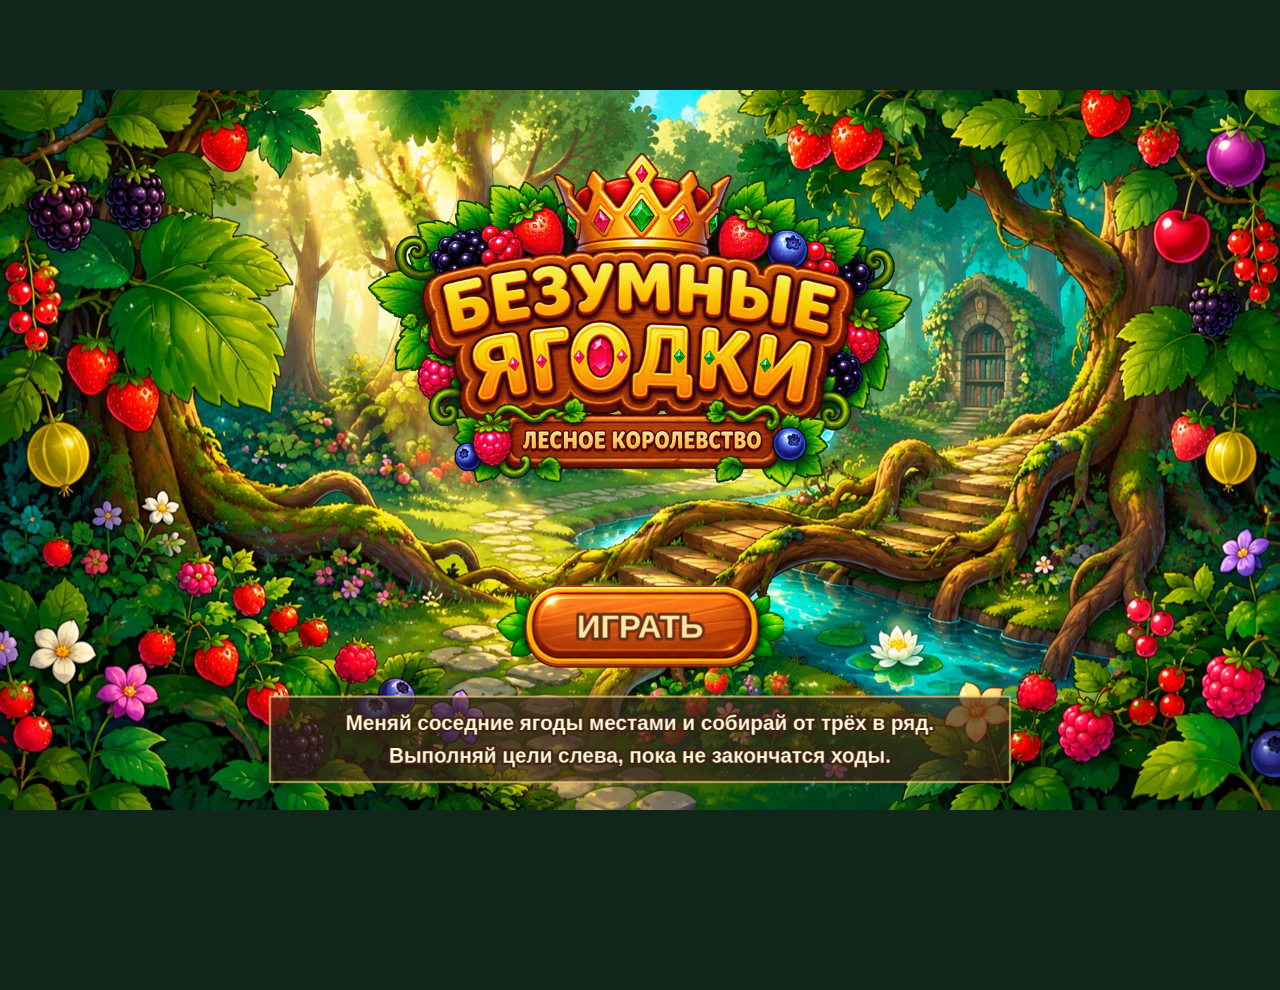
<file: index.html>
<!doctype html>
<html lang="ru">
<head>
  <meta charset="utf-8" />
  <meta name="viewport" content="width=device-width, initial-scale=1, viewport-fit=cover" />
  <meta name="theme-color" content="#183d24" />
  <title>Безумные ягодки: Лесное королевство</title>
  <link rel="stylesheet" href="styles.css" />
  <link rel="stylesheet" href="assets/map-digits.css" />
  <script>window.berriesDigitsReady=document.fonts.load('700 32px BerriesDigits','0123456789').catch(()=>[]);</script>
  <script src="vendor/phaser.min.js"></script>
</head>
<body>
  <main id="game-shell" aria-label="Безумные ягодки">
    <div id="game"></div>
    <div id="rotate-hint" role="status">Поверните устройство горизонтально 🌿</div>
  </main>
  <script src="src/lifecycle.js"></script>
  <script src="src/platform/platform.js?v=base-20261015"></script>
  <script src="src/platform/local.js?v=base-20261015"></script>
  <script src="src/i18n/manager.js"></script>
  <script src="src/i18n/ru.js"></script>
  <script src="src/campaign.js?v=mvp-20260928-daily4"></script>
<script src="src/optimized-images.js?v=web-images-1"></script>
<script src="src/vertical_slice.js?v=popup-prewarm-2"></script>
<script src="src/runtime_stable_v10.js?v=popup-prewarm-2"></script>
<script src="src/gameplay_cycle_3_core.js?v=gameplay-3"></script>
<script src="src/royal_trail.js?v=gameplay-3"></script>
<script src="src/gameplay_cycle_3_runtime.js?v=gameplay-3"></script>
<script>
const field=document.getElementById('game-shell');
for(const event of ['contextmenu','dragstart','selectstart'])field.addEventListener(event,e=>e.preventDefault());

// Keep Phaser fitted to the live host size, but never hide an already-rendered game.
(() => {
  const shell=document.getElementById('game-shell');
  const refresh=()=>{try{window.__berriesGame?.scale?.refresh?.()}catch{}};
  const burst=()=>{
    requestAnimationFrame(refresh);
    setTimeout(refresh,60);
    setTimeout(refresh,180);
    setTimeout(refresh,450);
  };
  if(window.ResizeObserver){
    const observer=new ResizeObserver(burst);
    observer.observe(shell);
  }
  window.addEventListener('resize',burst,{passive:true});
  window.addEventListener('orientationchange',burst,{passive:true});
  burst();
})();
</script>
</body>
</html>
</file>
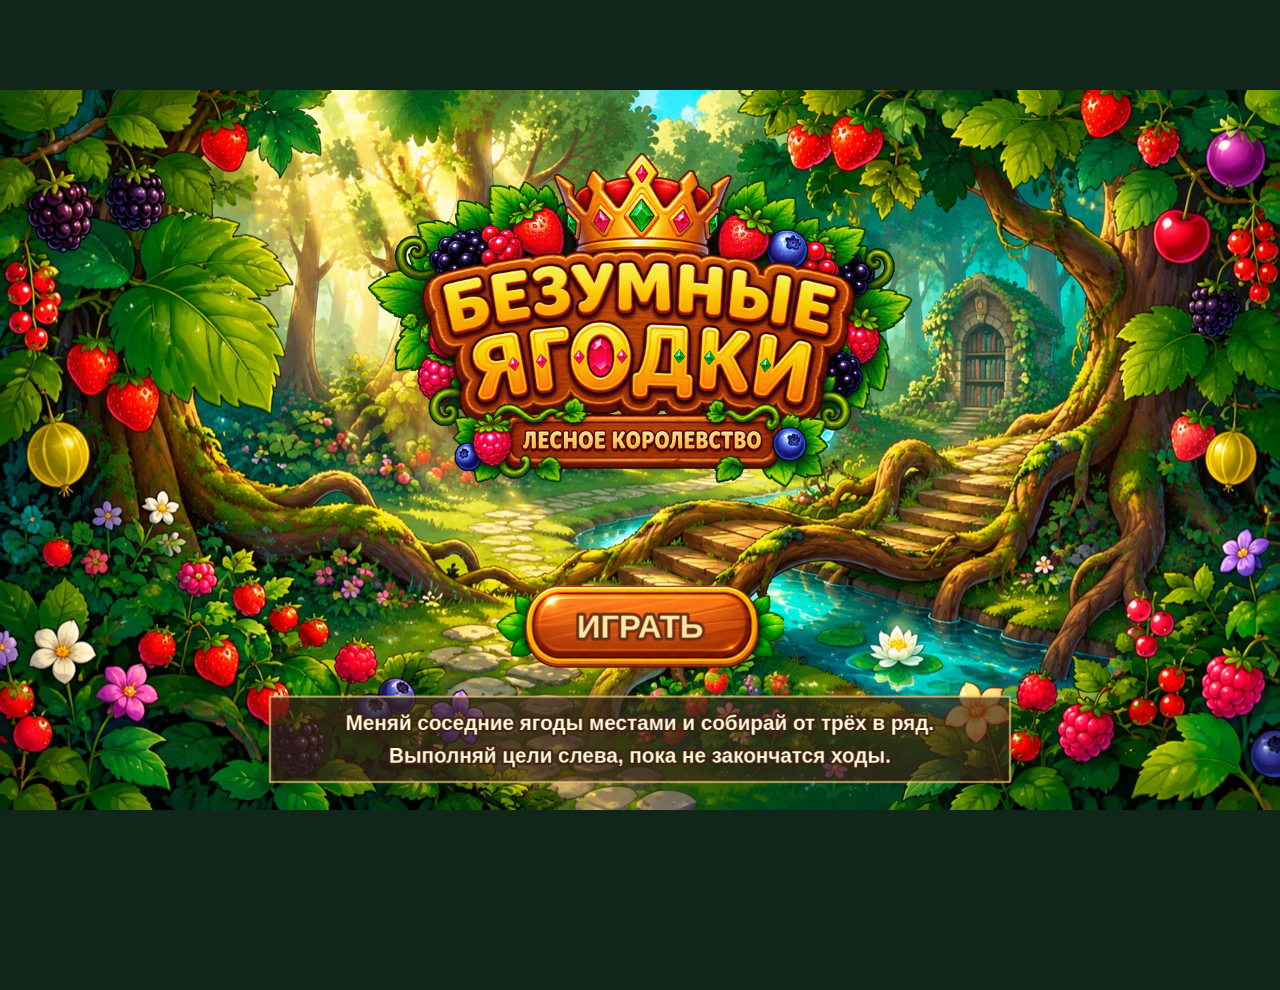
<file: test-i18n/index.html>
<!doctype html>
<html lang="ru">
<head>
  <meta charset="utf-8" />
  <meta name="viewport" content="width=device-width, initial-scale=1, viewport-fit=cover" />
  <meta name="theme-color" content="#183d24" />
  <title>Безумные ягодки: Лесное королевство</title>
  <link rel="stylesheet" href="styles.css" />
  <link rel="stylesheet" href="assets/map-digits.css" />
  <script>window.berriesDigitsReady=document.fonts.load('700 32px BerriesDigits','0123456789').catch(()=>[]);</script>
  <script src="vendor/phaser.min.js"></script>
</head>
<body>
  <main id="game-shell" aria-label="Безумные ягодки">
    <div id="game"></div>
    <div id="rotate-hint" role="status">Поверните устройство горизонтально 🌿</div>
  </main>
  <script src="src/lifecycle.js"></script>
  <script src="src/platform/platform.js?v=base-20261015"></script>
  <script src="src/platform/local.js?v=base-20261015"></script>
  <script src="src/i18n/manager.js"></script>
  <script src="src/i18n/ru.js"></script>
  <script src="src/campaign.js?v=mvp-20260928-daily4"></script>
<script src="src/optimized-images.js?v=web-images-1"></script>
<script src="src/vertical_slice.js?v=popup-prewarm-2"></script>
<script src="src/runtime_stable_v10.js?v=popup-prewarm-2"></script>
<script>
const field=document.getElementById('game-shell');
for(const event of ['contextmenu','dragstart','selectstart'])field.addEventListener(event,e=>e.preventDefault());

// Keep Phaser fitted to the live host size, but never hide an already-rendered game.
(() => {
  const shell=document.getElementById('game-shell');
  const refresh=()=>{try{window.__berriesGame?.scale?.refresh?.()}catch{}};
  const burst=()=>{
    requestAnimationFrame(refresh);
    setTimeout(refresh,60);
    setTimeout(refresh,180);
    setTimeout(refresh,450);
  };
  if(window.ResizeObserver){
    const observer=new ResizeObserver(burst);
    observer.observe(shell);
  }
  window.addEventListener('resize',burst,{passive:true});
  window.addEventListener('orientationchange',burst,{passive:true});
  burst();
})();
</script>
</body>
</html>
</file>
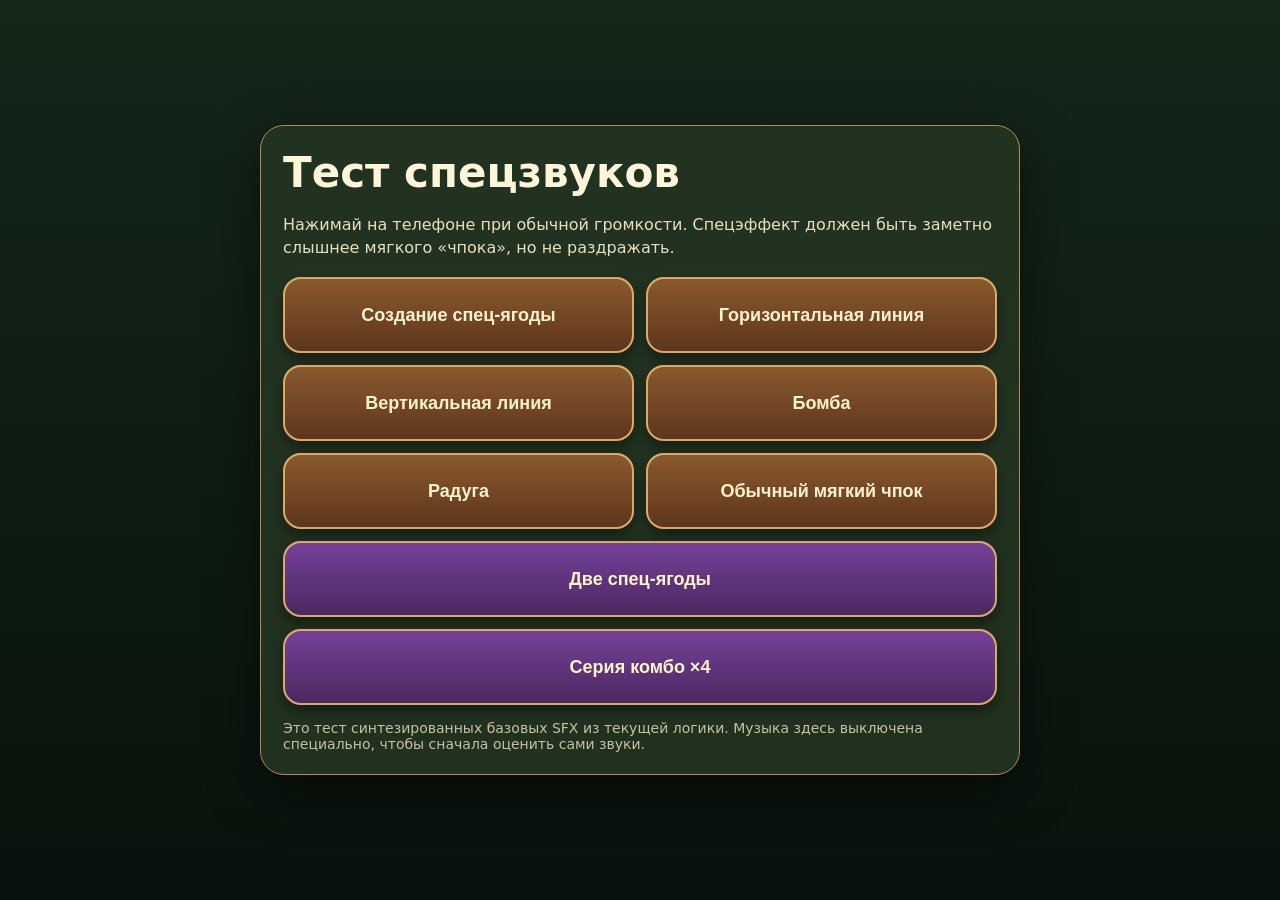
<file: audio_test.html>
<!doctype html>
<html lang="ru">
<head>
<meta charset="utf-8">
<meta name="viewport" content="width=device-width,initial-scale=1,viewport-fit=cover">
<title>Безумные ягодки — тест спецзвуков</title>
<style>
  :root{color-scheme:dark}
  *{box-sizing:border-box}
  body{margin:0;min-height:100vh;background:linear-gradient(#142719,#08120c);color:#fff6d9;font-family:system-ui,-apple-system,Segoe UI,Arial,sans-serif;display:grid;place-items:center;padding:20px}
  .card{width:min(760px,100%);background:#243421e8;border:1px solid #b88a46;border-radius:24px;padding:22px;box-shadow:0 16px 50px #0008}
  h1{font-size:clamp(26px,5vw,42px);margin:0 0 8px}
  p{line-height:1.45;color:#eadfbd}
  .grid{display:grid;grid-template-columns:repeat(2,minmax(0,1fr));gap:12px;margin-top:18px}
  button{min-height:76px;border:0;border-radius:18px;background:linear-gradient(#8b5a2e,#5d351d);color:#fff4c5;font-weight:800;font-size:18px;box-shadow:inset 0 0 0 2px #d8aa66,0 6px 12px #0006}
  button:active{transform:translateY(2px)}
  .wide{grid-column:1/-1;background:linear-gradient(#76419b,#4a285f)}
  .small{font-size:14px;color:#cabf9f;margin-top:15px}
</style>
</head>
<body>
<div class="card">
  <h1>Тест спецзвуков</h1>
  <p>Нажимай на телефоне при обычной громкости. Спецэффект должен быть заметно слышнее мягкого «чпока», но не раздражать.</p>
  <div class="grid">
    <button data-s="create">Создание спец-ягоды</button>
    <button data-s="lineh">Горизонтальная линия</button>
    <button data-s="linev">Вертикальная линия</button>
    <button data-s="bomb">Бомба</button>
    <button data-s="rainbow">Радуга</button>
    <button data-s="pop">Обычный мягкий чпок</button>
    <button class="wide" data-s="combo">Две спец-ягоды</button>
    <button class="wide" data-s="cascade">Серия комбо ×4</button>
  </div>
  <div class="small">Это тест синтезированных базовых SFX из текущей логики. Музыка здесь выключена специально, чтобы сначала оценить сами звуки.</div>
</div>
<script>
let ctx=null,last={};
function C(){ctx ||= new (window.AudioContext||window.webkitAudioContext)(); if(ctx.state==='suspended')ctx.resume(); return ctx}
function tone(f,d=.06,g=.02,t='sine',end=0,delay=0){
  const c=C(),n=c.currentTime+delay,o=c.createOscillator(),a=c.createGain();
  o.type=t;o.frequency.setValueAtTime(f,n);if(end)o.frequency.exponentialRampToValueAtTime(Math.max(55,f+end),n+d);
  a.gain.setValueAtTime(.0001,n);a.gain.exponentialRampToValueAtTime(g*2.35,n+.004);a.gain.exponentialRampToValueAtTime(.0001,n+d);
  o.connect(a).connect(c.destination);o.start(n);o.stop(n+d+.03)
}
function noise(){
  const c=C(),buffer=c.createBuffer(1,Math.ceil(c.sampleRate*.18),c.sampleRate),data=buffer.getChannelData(0);
  for(let i=0;i<data.length;i++)data[i]=(Math.random()*2-1)*Math.pow(1-i/data.length,2);
  const source=c.createBufferSource(),filter=c.createBiquadFilter(),gain=c.createGain();
  source.buffer=buffer;filter.type='lowpass';filter.frequency.value=1500;
  gain.gain.setValueAtTime(.090*2.35,c.currentTime);gain.gain.exponentialRampToValueAtTime(.0001,c.currentTime+.18);
  source.connect(filter).connect(gain).connect(c.destination);source.start();source.stop(c.currentTime+.2)
}
function create(){tone(820,.095,.020,'sine',340);tone(1260,.085,.015,'triangle',260,.035)}
function lineh(){tone(620,.115,.032,'sine',760);tone(940,.085,.018,'triangle',430,.026);tone(1480,.055,.010,'triangle',-720,.010)}
function linev(){tone(1180,.115,.030,'sine',-650);tone(760,.095,.018,'triangle',-300,.024);tone(1460,.055,.010,'triangle',-700,.010)}
function bomb(){tone(155,.27,.085,'sine',-95);tone(290,.13,.028,'triangle',-170,.008);tone(920,.065,.032,'triangle',-590,.010);noise()}
function rainbow(){tone(420,.18,.020,'sine',920);[720,960,1260,1680].forEach((f,i)=>tone(f,.11,.022,'sine',180,i*.036))}
function combo(){tone(320,.20,.035,'sine',520);tone(760,.15,.026,'triangle',760,.018);tone(1280,.13,.018,'sine',420,.060)}
function pop(){tone(430,.055,.010,'sine',90);tone(690,.045,.006,'triangle',80,.012)}
const map={create,lineh,linev,bomb,rainbow,combo,pop,cascade(){
  [0,.22,.48,.78].forEach((d,i)=>setTimeout(()=>{combo(); if(i===3)rainbow()},d*1000))
}};
document.addEventListener('click',e=>{const k=e.target?.dataset?.s;if(k){C();map[k]?.()}});
</script>
</body>
</html>
</file>
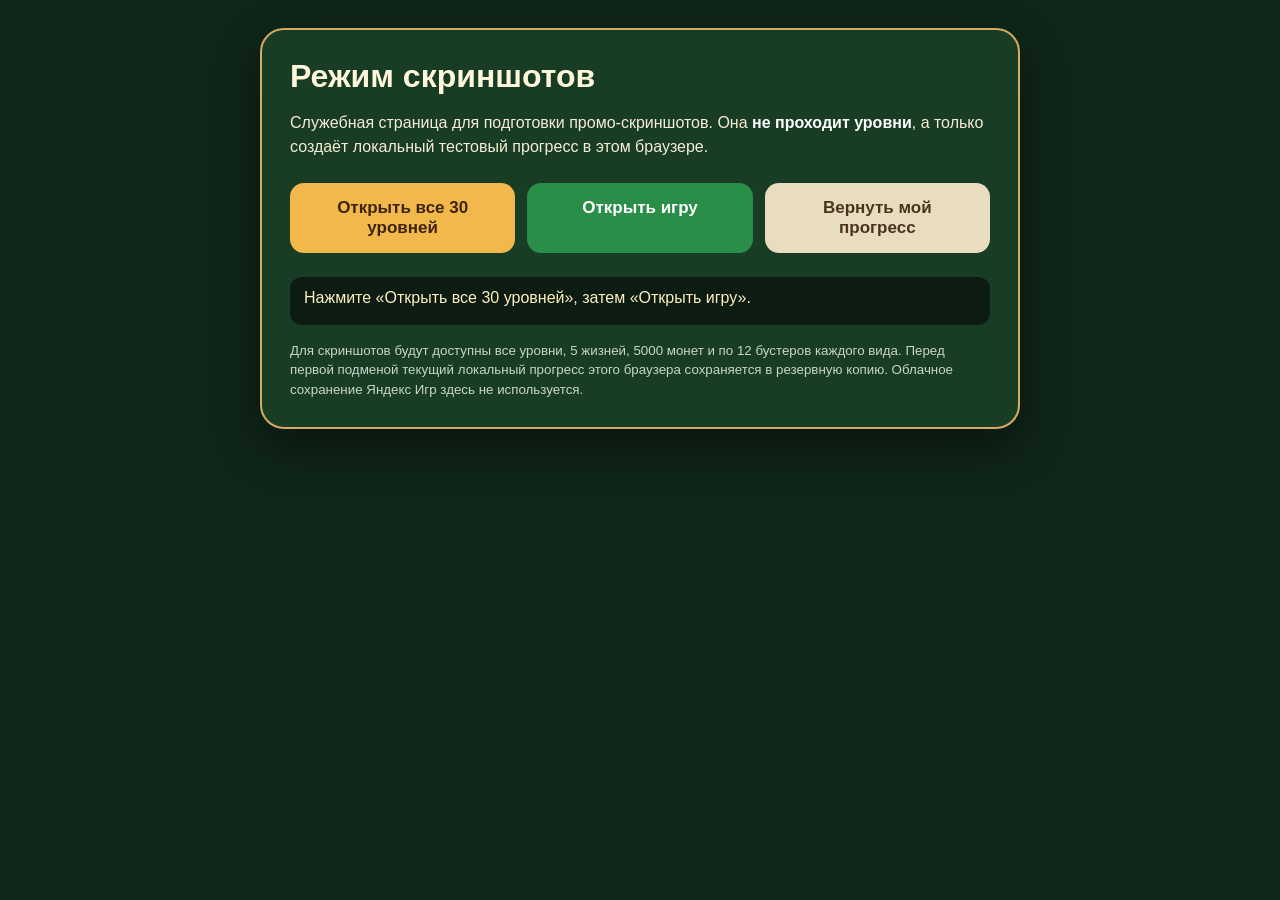
<file: screenshots.html>
<!doctype html>
<html lang="ru">
<head>
  <meta charset="utf-8" />
  <meta name="viewport" content="width=device-width, initial-scale=1" />
  <meta name="robots" content="noindex,nofollow" />
  <title>Безумные ягодки — режим скриншотов</title>
  <style>
    *{box-sizing:border-box}html,body{margin:0;min-height:100%;font-family:Arial,Helvetica,sans-serif;background:#10261a;color:#fff7dc}
    body{display:flex;align-items:center;justify-content:center;padding:28px}
    main{width:min(760px,100%);background:#183d24;border:2px solid #d5aa62;border-radius:24px;padding:28px;box-shadow:0 18px 50px #0007}
    h1{margin:0 0 12px;font-size:32px}p{line-height:1.5;color:#f7edd5}strong{color:#fff}
    .buttons{display:grid;grid-template-columns:repeat(auto-fit,minmax(210px,1fr));gap:12px;margin:24px 0}
    button,a{appearance:none;border:0;border-radius:14px;padding:15px 18px;font:700 17px Arial,sans-serif;text-decoration:none;text-align:center;cursor:pointer}
    button.primary,a.primary{background:#f2b84b;color:#3d250d}button.secondary{background:#e9ddbf;color:#49351f}a.open{background:#2b8e48;color:white}
    #status{min-height:48px;padding:12px 14px;border-radius:12px;background:#0c1c13;color:#ffefbd}
    small{display:block;margin-top:16px;color:#c9d5c9;line-height:1.45}
  </style>
</head>
<body>
<main>
  <h1>Режим скриншотов</h1>
  <p>Служебная страница для подготовки промо-скриншотов. Она <strong>не проходит уровни</strong>, а только создаёт локальный тестовый прогресс в этом браузере.</p>
  <div class="buttons">
    <button id="prepare" class="primary">Открыть все 30 уровней</button>
    <a class="open" href="./index.html">Открыть игру</a>
    <button id="restore" class="secondary">Вернуть мой прогресс</button>
  </div>
  <div id="status">Нажмите «Открыть все 30 уровней», затем «Открыть игру».</div>
  <small>Для скриншотов будут доступны все уровни, 5 жизней, 5000 монет и по 12 бустеров каждого вида. Перед первой подменой текущий локальный прогресс этого браузера сохраняется в резервную копию. Облачное сохранение Яндекс Игр здесь не используется.</small>
</main>
<script>
(() => {
  'use strict';
  const KEY='berries_campaign_v1';
  const BACKUP='berries_campaign_v1_screenshot_backup';
  const status=document.getElementById('status');

  document.getElementById('prepare').addEventListener('click',()=>{
    const current=localStorage.getItem(KEY);
    if(current&&!localStorage.getItem(BACKUP))localStorage.setItem(BACKUP,current);
    const now=Date.now();
    const state={
      version:1,
      lifePolicy:2,
      done:Array.from({length:29},(_,i)=>i+1),
      coins:5000,
      inventory:{hammer:12,shuffle:12,fan:12},
      lives:5,
      nextLifeAt:null,
      active:null,
      serial:9000,
      lastWin:null,
      purchaseTokens:[],
      updatedAt:now
    };
    localStorage.setItem(KEY,JSON.stringify(state));
    status.textContent='Готово: уровни 1–29 отмечены пройденными, уровень 30 открыт. Можно открыть игру и заходить в любой уровень для скриншотов.';
  });

  document.getElementById('restore').addEventListener('click',()=>{
    const backup=localStorage.getItem(BACKUP);
    if(backup){
      localStorage.setItem(KEY,backup);
      localStorage.removeItem(BACKUP);
      status.textContent='Локальный прогресс этого браузера восстановлен.';
    }else{
      status.textContent='Резервной копии нет — прогресс не менялся через эту страницу.';
    }
  });
})();
</script>
</body>
</html>
</file>
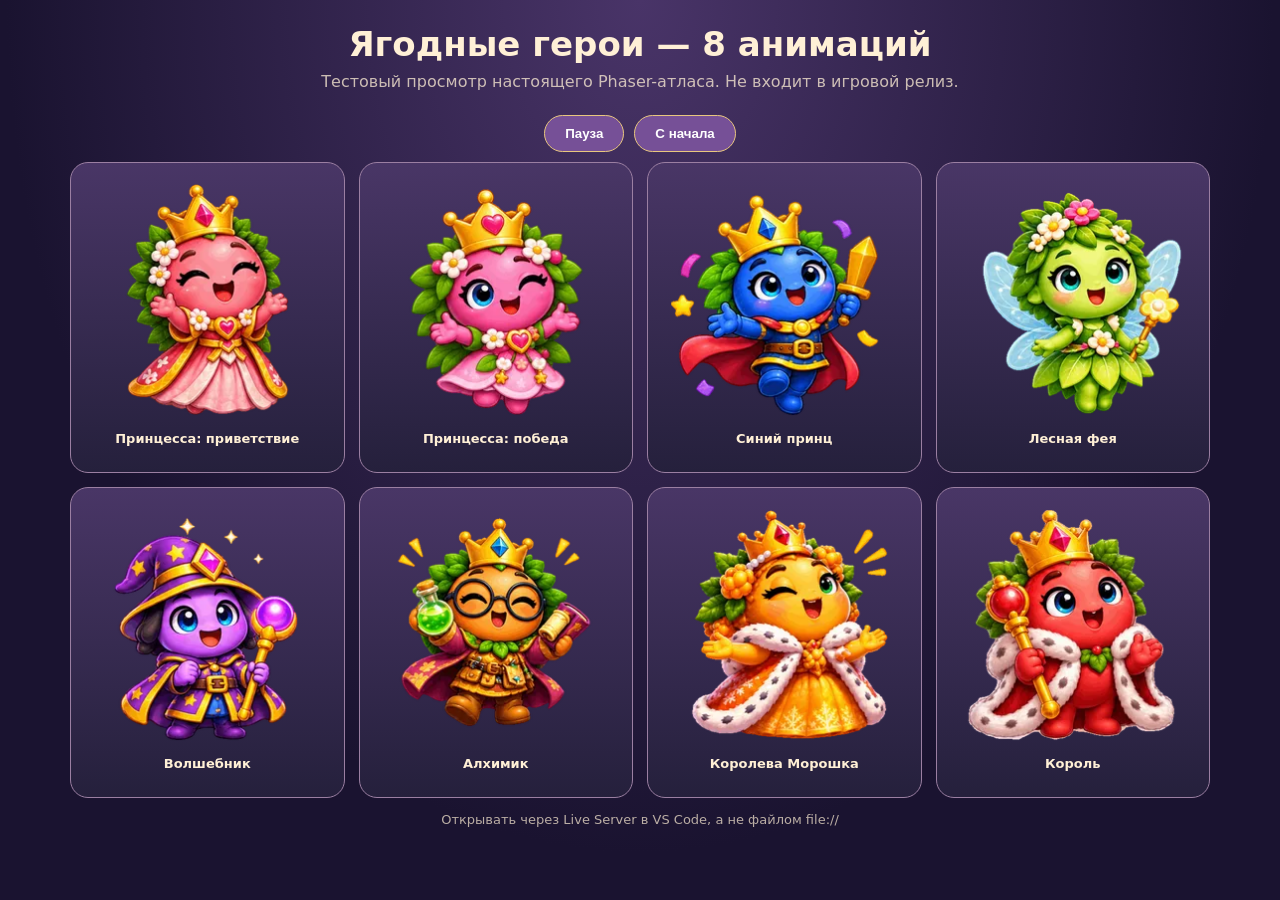
<file: dev/preview_royal_animations.html>
<!doctype html>
<html lang="ru">
<head>
<meta charset="utf-8"><meta name="viewport" content="width=device-width,initial-scale=1">
<title>Безумные ягодки — анимации Королевской тропы</title>
<style>
:root{font-family:system-ui,Arial,sans-serif;color:#fff0d6;background:#1a1330}*{box-sizing:border-box}
body{margin:0;padding:20px;text-align:center;background:radial-gradient(ellipse at 50% 0%,#493468,#1a1330 70%)}
h1{font-size:clamp(20px,4vw,34px);margin:4px 0 8px}p{opacity:.75;margin:4px 0 14px}
main{max-width:1140px;margin:auto}.grid{display:grid;grid-template-columns:repeat(4,1fr);gap:14px}
figure{border:1px solid #9b7fa2;border-radius:18px;padding:9px;margin:0;background:linear-gradient(#493666,#25203c);overflow:hidden}
canvas{width:100%;height:auto;aspect-ratio:1;image-rendering:auto}figcaption{font-weight:700;font-size:13px;min-height:2.5em}
button{border:1px solid #e9c77e;padding:10px 20px;border-radius:22px;background:#765097;color:white;cursor:pointer;font-weight:bold;margin:10px 5px}
button:hover{background:#9570b2}#error{color:#ffbd91} .hint{font-size:13px;opacity:.7}
@media(max-width:680px){.grid{grid-template-columns:repeat(2,1fr)}body{padding:8px}}
</style>
</head>
<body><main>
<h1>Ягодные герои — 8 анимаций</h1>
<p>Тестовый просмотр настоящего Phaser-атласа. Не входит в игровой релиз.</p>
<div><button id="toggle">Пауза</button><button id="reset">С начала</button></div>
<div class="grid" id="grid"></div><p id="error"></p><p class="hint">Открывать через Live Server в VS Code, а не файлом file://</p>
</main>
<script>
(async()=>{
const id=['princess_greeting','princess_victory','prince_celebrate','fairy_cast','wizard_cast','alchemist_celebrate','cloudberry_queen','king_wave'];
const names=['Принцесса: приветствие','Принцесса: победа','Синий принц','Лесная фея','Волшебник','Алхимик','Королева Морошка','Король'];
const root='../assets/characters/royal_trail/';
const img=new Image();img.src=root+'royal_characters_atlas.webp';
const [meta,manifest]=await Promise.all([fetch(root+'royal_characters_atlas.json').then(r=>r.json()),fetch(root+'royal_characters_manifest.json').then(r=>r.json())]);
await img.decode();
const contexts=id.map((name,i)=>{
 const fig=document.createElement('figure');const can=document.createElement('canvas');can.width=256;can.height=256;
 const caption=document.createElement('figcaption');caption.textContent=names[i];fig.append(can,caption);document.getElementById('grid').append(fig);return can.getContext('2d');
});
let epoch=performance.now(),frozen=0,paused=false,raf=0;
function render(now){let t=paused?frozen:now-epoch;
 contexts.forEach((ctx,i)=>{const frames=id[i],durs=manifest.characters[frames].durations_ms,total=durs.reduce((a,b)=>a+b,0);let time=t%total,k=0;while(k<durs.length-1&&time>=durs[k]){time-=durs[k++];}
 const f=meta.frames[`${frames}_${String(k).padStart(3,'0')}`].frame;ctx.clearRect(0,0,256,256);ctx.drawImage(img,f.x,f.y,f.w,f.h,0,0,256,256);
 }); raf=requestAnimationFrame(render);
}
raf=requestAnimationFrame(render);
document.getElementById('toggle').onclick=()=>{if(paused){epoch=performance.now()-frozen;paused=false;}else{frozen=performance.now()-epoch;paused=true;}document.getElementById('toggle').textContent=paused?'Продолжить':'Пауза';};
document.getElementById('reset').onclick=()=>{epoch=performance.now();frozen=0;};
})().catch(e=>{document.getElementById('error').textContent='Не удалось загрузить атлас: '+e.message+' (проверьте расположение файлов и Live Server)';console.error(e)});
</script></body></html>
</file>
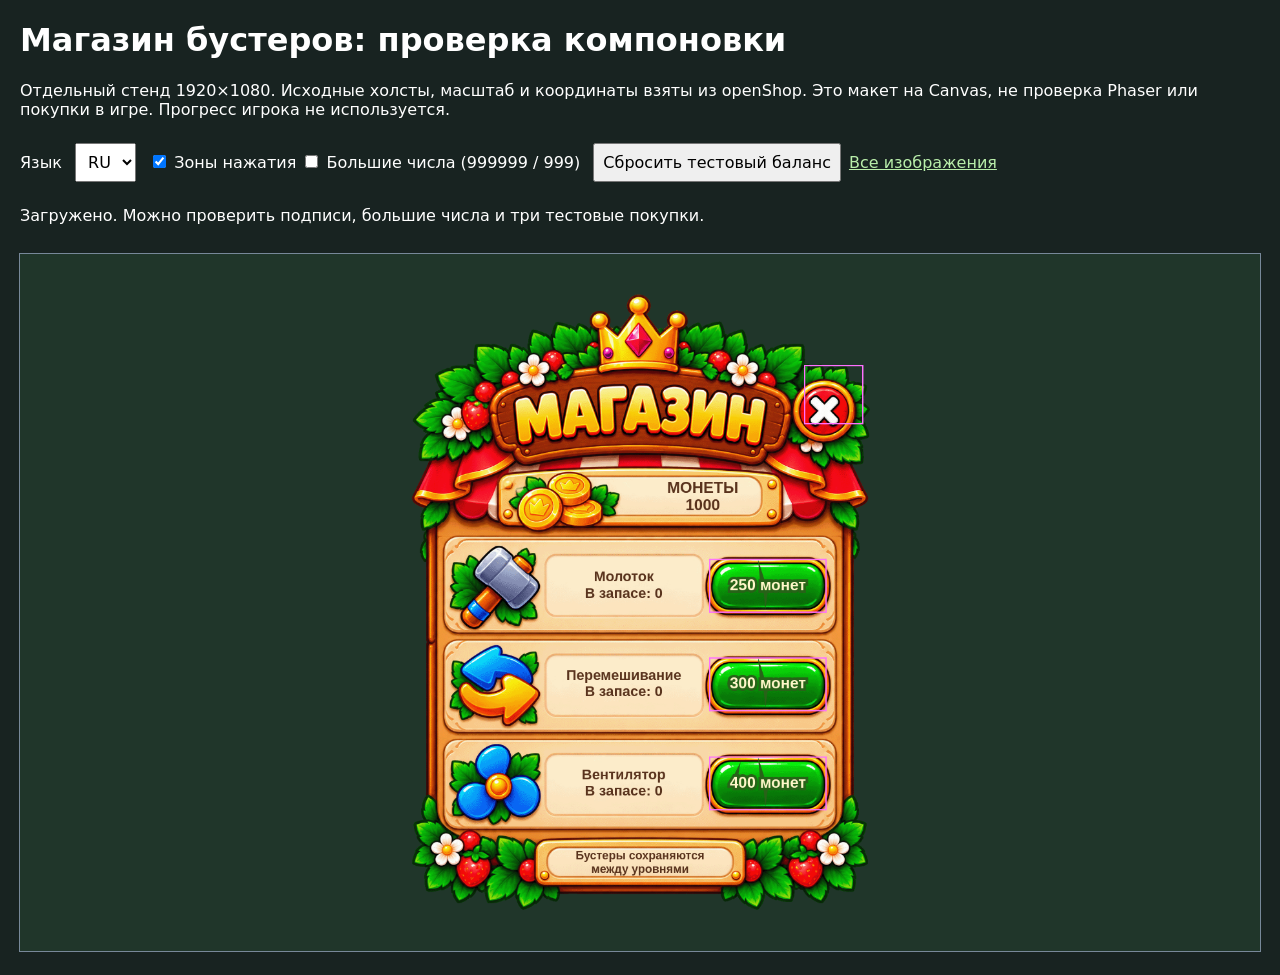
<file: docs/booster-shop-preview.html>
<!doctype html>
<html lang="ru">
<meta charset="utf-8"><meta name="viewport" content="width=device-width,initial-scale=1">
<title>Магазин бустеров — проверка RU / EN / TR</title>
<style>body{margin:20px;background:#182321;color:#fff;font:16px system-ui}main{max-width:1440px;margin:auto}canvas{width:100%;aspect-ratio:16/9;background:#20362a;outline:1px solid #789}select,button{font:inherit;margin:8px;padding:8px}a{color:#b9eeaa}#status{min-height:2em}</style>
<main><h1>Магазин бустеров: проверка компоновки</h1><p>Отдельный стенд 1920×1080. Исходные холсты, масштаб и координаты взяты из openShop. Это макет на Canvas, не проверка Phaser или покупки в игре. Прогресс игрока не используется.</p>
<label>Язык <select id="language"><option value="ru">RU</option><option value="en">EN</option><option value="tr">TR</option></select></label>
<label><input id="zones" type="checkbox" checked> Зоны нажатия</label>
<label><input id="stress" type="checkbox"> Большие числа (999999 / 999)</label>
<button id="reset">Сбросить тестовый баланс</button><a href="localization-preview.html">Все изображения</a>
<p id="status" role="status"></p><canvas width="1920" height="1080" aria-label="Макет магазина"></canvas></main>
<script>
const canvas=document.querySelector('canvas'),ctx=canvas.getContext('2d');
const status=document.querySelector('#status');
const paths={ru:'assets/ui/panels/popup33.png',en:'assets/i18n/drafts/en/popup_booster_shop.png',tr:'assets/i18n/drafts/tr/popup_booster_shop.png'};
const ids=['hammer','shuffle','fan'];let catalog={},images={},prices={},coins=1000,counts=[0,0,0],message='',ready=false;
let panel={x:0,y:0,w:0,h:0};const at=(u,v)=>[panel.x+u*panel.w,panel.y+v*panel.h];
const lang=()=>document.querySelector('#language').value;
const t=(id,params={})=>catalog[lang()][id].replace(/\{(\w+)\}/g,(s,k)=>Object.hasOwn(params,k)?String(params[k]):s);
function text(u,v,value,size,color='#59331d',stroke=false){const [x,y]=at(u,v);ctx.font=`bold ${size}px Arial`;ctx.textAlign='center';ctx.textBaseline='middle';const lines=value.split('\n');for(let i=0;i<lines.length;i++){const yy=y+(i-(lines.length-1)/2)*size*1.15;if(stroke){ctx.lineWidth=8;ctx.strokeStyle='#276318';ctx.strokeText(lines[i],x,yy)}ctx.fillStyle=color;ctx.fillText(lines[i],x,yy)}}
function render(){if(!ready)return;const img=images[lang()],scale=Math.min(720/img.width,960/img.height);panel={w:img.width*scale,h:img.height*scale};panel.x=960-panel.w/2;panel.y=540-panel.h/2;ctx.clearRect(0,0,1920,1080);ctx.drawImage(img,panel.x,panel.y,panel.w,panel.h);
 const stress=document.querySelector('#stress').checked;text(.635,.33,t('hud.coins',{count:stress?999999:coins}),24);text(.5,.92,message||t('shop.persistent'),18);
 ids.forEach((id,i)=>{const v=[.473,.632,.792][i];text(.465,v,t('booster.'+id)+'\n'+t('shop.inventory',{count:stress?999:counts[i]}),22);text(.775,v,t('shop.coinsAmount',{count:prices[id]}),24,'#fff7c9',true);
 if(document.querySelector('#zones').checked){const [x,y]=at(.775,v);ctx.strokeStyle='#ff70ff';ctx.lineWidth=2;ctx.strokeRect(x-panel.w*.125,y-panel.h*.0425,panel.w*.25,panel.h*.085)}});
 if(document.querySelector('#zones').checked){ctx.strokeStyle='#ff70ff';ctx.strokeRect(1215,173,90,90)}
}
canvas.onclick=e=>{if(!ready)return;const r=canvas.getBoundingClientRect(),x=(e.clientX-r.left)*1920/r.width,y=(e.clientY-r.top)*1080/r.height;if(x>=1215&&x<=1305&&y>=173&&y<=263){status.textContent='Зона закрытия работает на стенде.';return}ids.forEach((id,i)=>{const [cx,cy]=at(.775,[.473,.632,.792][i]);if(Math.abs(x-cx)<=panel.w*.125&&Math.abs(y-cy)<=panel.h*.0425){if(coins>=prices[id]){coins-=prices[id];counts[i]++;message=t('shop.bought',{item:t('booster.'+id)})}else message=t('shop.insufficient');render()}})};
for(const id of ['language','zones','stress'])document.querySelector('#'+id).onchange=()=>{message='';render()};document.querySelector('#reset').onclick=()=>{coins=1000;counts=[0,0,0];message='';render()};
async function load(){for(const l of ['ru','en','tr']){const res=await fetch('../src/i18n/drafts/'+l+'.json');if(!res.ok)throw Error('Словарь '+l+': '+res.status);catalog[l]=await res.json();const img=new Image();img.src='../'+paths[l];await img.decode();images[l]=img}
 const res=await fetch('../src/campaign.js');if(!res.ok)throw Error('Цены: '+res.status);const code=await res.text();const match=code.match(/const\s+PRICES\s*=\s*\{([^}]+)\}/);if(!match)throw Error('Не удалось прочитать цены из campaign.js');for(const id of ids){const p=match[1].match(new RegExp(id+'\\s*:\\s*(\\d+)'));if(!p)throw Error('Нет цены '+id);prices[id]=Number(p[1])}
 ready=true;status.textContent='Загружено. Можно проверить подписи, большие числа и три тестовые покупки.';render()}
load().catch(e=>status.textContent='Ошибка: '+e.message);
</script></html>
</file>
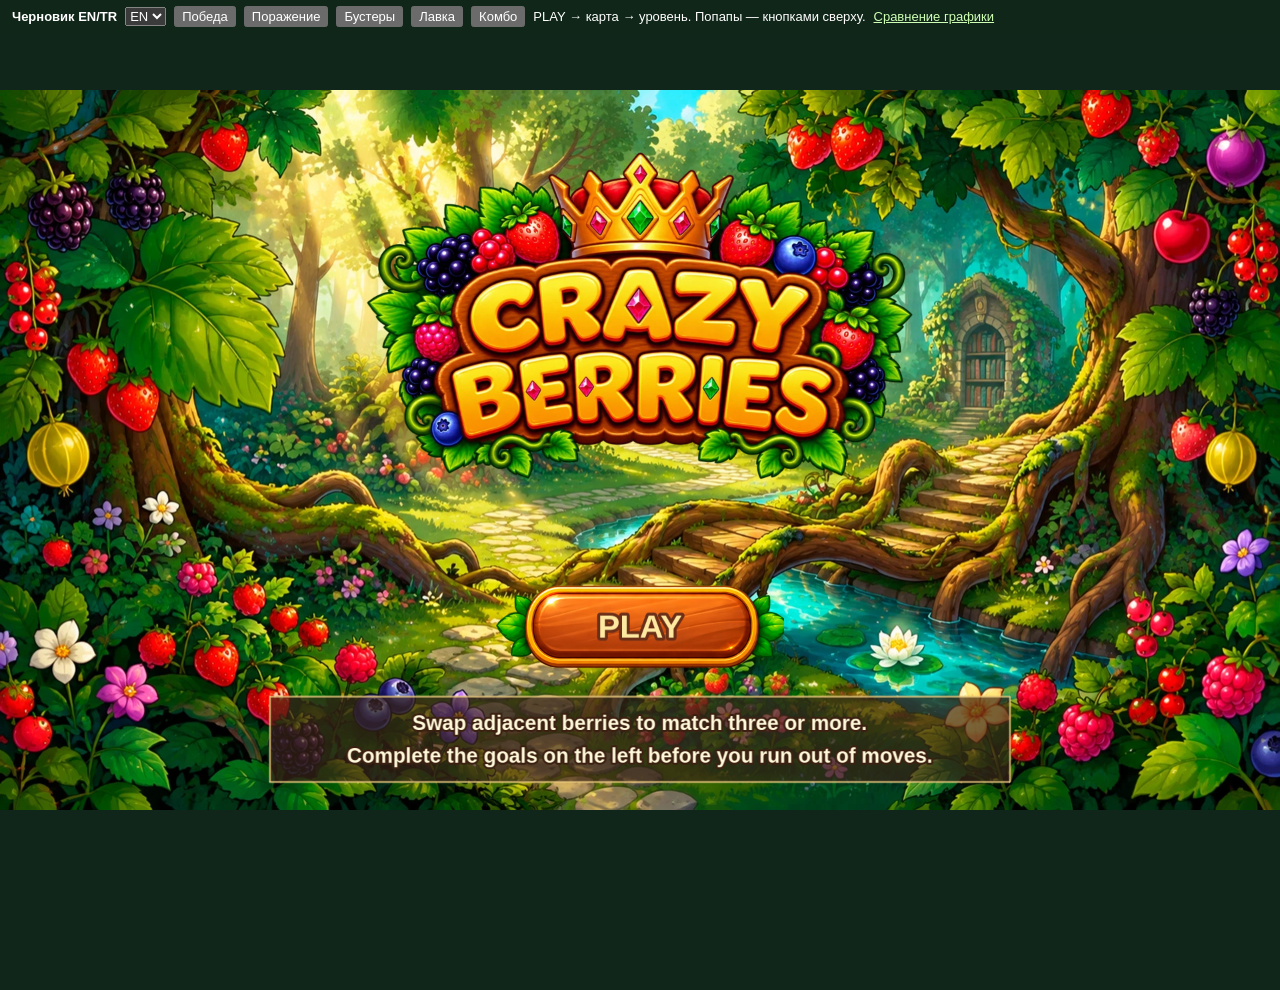
<file: docs/game-localization-preview.html>
<!doctype html>
<html lang="ru"><head><meta charset="utf-8"><meta name="viewport" content="width=device-width,initial-scale=1,viewport-fit=cover"><base href="../"><title>Ягодки — игровой стенд локализации</title><link rel="stylesheet" href="styles.css"><link rel="stylesheet" href="assets/fonts/heading.css"><link rel="stylesheet" href="assets/map-digits.css">
<style>#preview-tools{position:fixed;z-index:100;top:0;left:0;right:0;display:flex;gap:8px;align-items:center;padding:6px 12px;background:#10261aeb;color:white;font:13px Arial;flex-wrap:wrap}#preview-tools a{color:#ceffb4}#preview-status{max-width:60vw}#preview-tools button,#preview-tools select{font:inherit}#preview-error{position:fixed;inset:60px 20px;z-index:101;white-space:pre-wrap;color:#fff;background:#522;padding:20px;display:none}#preview-toggle{display:none;position:fixed;right:8px;top:4px;z-index:102;background:#173f29;color:#fff;border:1px solid #d8be75;border-radius:6px;padding:5px 10px;font:13px Arial}@media(max-width:1000px){#preview-toggle{display:block}#preview-tools{padding-right:70px}#preview-tools:not(.expanded){display:none}} </style></head><body>
<button id="preview-toggle" aria-controls="preview-tools" aria-expanded="false">Тест EN/TR</button><div id="preview-tools"><strong>Черновик EN/TR</strong><select id="preview-language" aria-label="Язык"><option value="en">EN</option><option value="tr">TR</option></select><button data-preview="win">Победа</button><button data-preview="lose">Поражение</button><button data-preview="shop">Бустеры</button><button data-preview="paid">Лавка</button><button data-preview="combo">Комбо</button><span id="preview-status" role="status">Загрузка…</span><a href="docs/localization-preview.html">Сравнение графики</a></div>
<div id="preview-error" role="alert"></div><main id="game-shell"><div id="game"></div><div id="rotate-hint" role="status"></div></main>
<script src="vendor/phaser.min.js"></script><script src="src/lifecycle.js"></script><script src="src/platform/platform.js"></script><script src="src/platform/local.js"></script><script src="src/i18n/manager.js"></script><script src="src/i18n/ru.js"></script><script src="src/campaign.js"></script><script src="docs/heading-painter.js?v=gold-arc-2"></script><script src="src/i18n/ui.js?v=localized-ready-1"></script><script src="docs/game-localization-preview.js?v=localized-ready-1"></script>
</body></html>
</file>
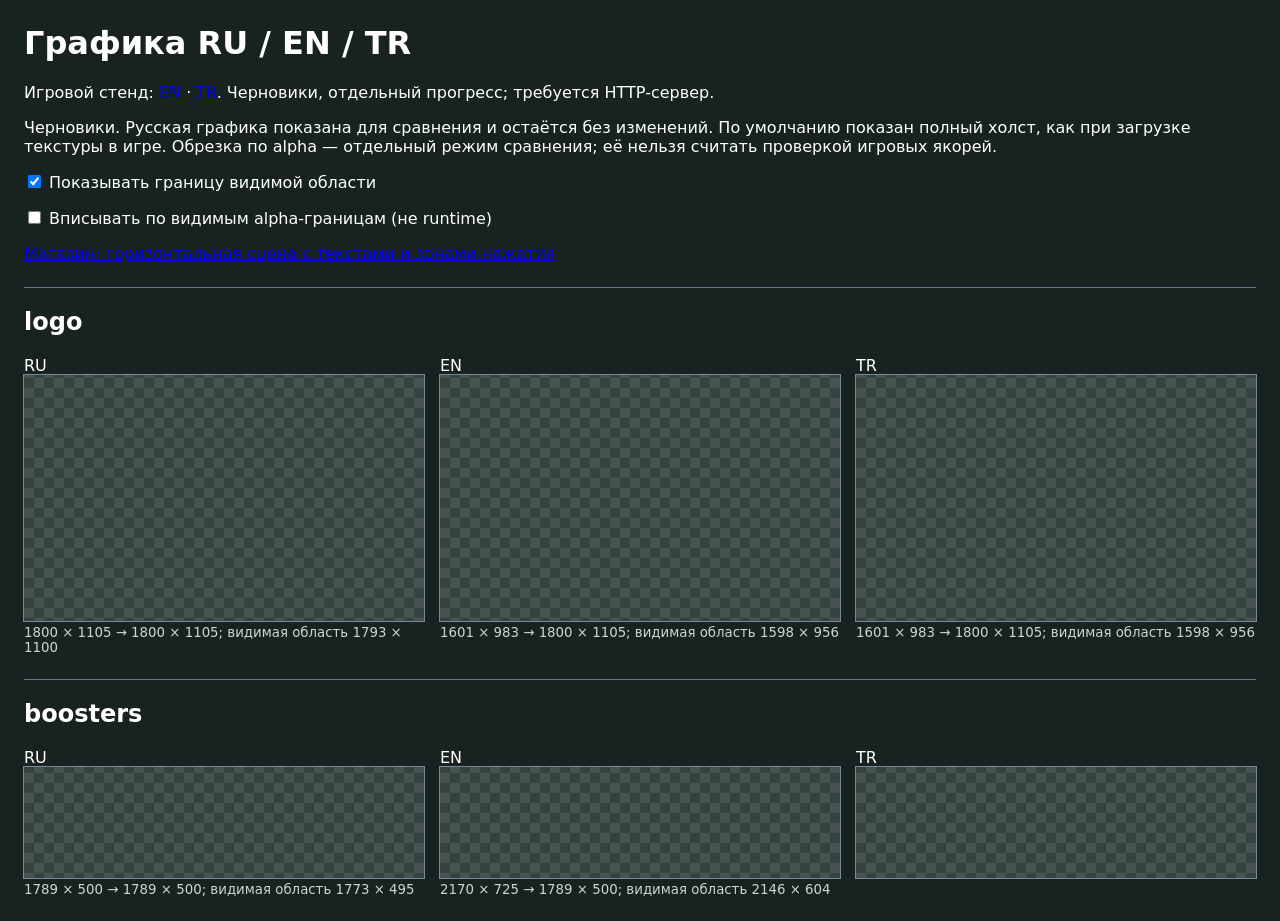
<file: docs/localization-preview.html>
<!doctype html>
<html lang="ru"><meta charset="utf-8"><meta name="viewport" content="width=device-width,initial-scale=1">
<link rel="stylesheet" href="../assets/fonts/heading.css"><script src="heading-painter.js"></script><title>Проверка графики RU / EN / TR</title>
<style>body{margin:24px;background:#182321;color:#fff;font:16px system-ui}main{max-width:1400px;margin:auto}section{border-top:1px solid #678;margin-top:24px}.row{display:grid;grid-template-columns:repeat(3,1fr);gap:16px}canvas{width:100%;background:repeating-conic-gradient(#35433f 0% 25%,#46534f 0% 50%) 0/20px 20px;outline:1px solid #789}label{display:block;margin:16px 0}button{padding:10px}small{display:block;color:#c9d7d1} @media(max-width:700px){.row{grid-template-columns:1fr}}</style>
<main><h1>Графика RU / EN / TR</h1><p>Игровой стенд: <a href="game-localization-preview.html?lang=en">EN</a> · <a href="game-localization-preview.html?lang=tr">TR</a>. Черновики, отдельный прогресс; требуется HTTP-сервер.</p><p>Черновики. Русская графика показана для сравнения и остаётся без изменений. По умолчанию показан полный холст, как при загрузке текстуры в игре. Обрезка по alpha — отдельный режим сравнения; её нельзя считать проверкой игровых якорей.</p><label><input id="bounds" type="checkbox" checked> Показывать границу видимой области</label><label><input id="crop" type="checkbox"> Вписывать по видимым alpha-границам (не runtime)</label><p><a href="booster-shop-preview.html">Магазин: горизонтальная сцена с текстами и зонами нажатия</a></p><div id="status">Загрузка…</div><div id="panels"></div></main>
<script>
const root='../';
let entries=[],dictionaries={},popupLayers={};
async function render(){
 const status=document.querySelector('#status');status.textContent='';
 const fonts=await document.fonts.load('800 64px BerriesHeading','VICTORY! SO CLOSE! ZAFER! AZ KALDI!');if(!fonts.length)throw Error('BerriesHeading font failed to load');
 for(const lang of ['en','tr']) dictionaries[lang]=await fetch('../src/i18n/drafts/'+lang+'.json').then(r=>r.json());
 popupLayers=await fetch('localization_popup_layers.json').then(r=>r.json());
 const m=await fetch('localization_assets.json').then(r=>{if(!r.ok)throw Error(r.status);return r.json()});
 for(const a of m.assets){
 const section=document.createElement('section');const h=document.createElement('h2');h.textContent=a.id;section.append(h);
 const row=document.createElement('div');row.className='row';section.append(row);document.querySelector('#panels').append(section);
 for(const [lang,path] of [['RU',a.source],['EN',a.candidates.en.path],['TR',a.candidates.tr.path]]){
 const cell=document.createElement('div');cell.textContent=lang;const c=document.createElement('canvas');c.width=a.sourceSize[0];c.height=a.sourceSize[1];cell.append(c);const note=document.createElement('small');cell.append(note);row.append(cell);
 try{const img=new Image();img.src=root+path;await img.decode();
 const tmp=document.createElement('canvas');tmp.width=img.width;tmp.height=img.height;const ctx=tmp.getContext('2d',{willReadFrequently:true});ctx.drawImage(img,0,0);
 const p=ctx.getImageData(0,0,img.width,img.height).data;let x0=img.width,y0=img.height,x1=0,y1=0;
 for(let y=0;y<img.height;y++)for(let x=0;x<img.width;x++)if(p[(y*img.width+x)*4+3]>16){x0=Math.min(x0,x);y0=Math.min(y0,y);x1=Math.max(x1,x+1);y1=Math.max(y1,y+1)}
 if(x1<=x0)throw Error('Пустой alpha');
 const scale=Math.min(c.width/(x1-x0),c.height/(y1-y0));const w=(x1-x0)*scale,h=(y1-y0)*scale;
 entries.push({c,img,x0,y0,x1,y1,w,h,lang:lang.toLowerCase(),id:a.id});note.textContent=img.width+' × '+img.height+' → '+c.width+' × '+c.height+'; видимая область '+(x1-x0)+' × '+(y1-y0);
 }catch(e){note.textContent='Ошибка: '+e.message;status.textContent='Есть ошибки загрузки.'}
 }
 }
 redraw();if(!status.textContent)status.textContent='Загружены все '+entries.length+' сравнений. Это проверка графики, не тест игровых зон нажатия.';
}
function redraw(){for(const e of entries){const {c,img}=e;const crop=document.querySelector('#crop').checked;const x0=crop?e.x0:0,y0=crop?e.y0:0,x1=crop?e.x1:img.width,y1=crop?e.y1:img.height;const scale=Math.min(c.width/(x1-x0),c.height/(y1-y0)),w=(x1-x0)*scale,h=(y1-y0)*scale;const ctx=c.getContext('2d');ctx.clearRect(0,0,c.width,c.height);const x=(c.width-w)/2,y=(c.height-h)/2;ctx.drawImage(img,x0,y0,x1-x0,y1-y0,x,y,w,h);drawLabels(e,ctx,x,y,x0,y0,scale);if(document.querySelector('#bounds').checked){ctx.strokeStyle='#ff70ff';ctx.lineWidth=3;ctx.strokeRect(x,y,w,h)}}}
function drawLabels(e,ctx,x,y,x0,y0,scale){
 if(e.lang==='ru'||!Array.isArray(popupLayers[e.id]))return;
 ctx.textAlign='center';ctx.textBaseline='middle';
 for(const l of popupLayers[e.id]){
  const template=dictionaries[e.lang][l.key];if(!template)throw Error('Нет ключа '+l.key);
  const value=(template.replace(/\{(\w+)\}/g,(s,k)=>Object.hasOwn(l.params||{},k)?String(l.params[k]):s)+(l.suffix||'')).trim();
  const lines=value.split('\n');let size=e.img.width*l.size*scale;
  const maxW=e.img.width*l.w*scale,maxH=e.img.height*l.h*scale;
  if(l.decorative){window.BerriesHeadingPainter.draw(ctx,value,{cx:x+(e.img.width*l.x-x0)*scale,cy:y+(e.img.height*l.y-y0)*scale,w:maxW,h:maxH});continue;}
  ctx.font=`bold ${size}px Arial`;const measured=Math.max(...lines.map(t=>ctx.measureText(t).width));
  size*=Math.min(1,maxW/Math.max(measured,1),maxH/(size*1.15*lines.length));ctx.font=`bold ${size}px Arial`;
  const cx=x+(e.img.width*l.x-x0)*scale,cy=y+(e.img.height*l.y-y0)*scale;
  lines.forEach((t,i)=>{const yy=cy+(i-(lines.length-1)/2)*size*1.15;if(l.stroke){ctx.strokeStyle=l.stroke;ctx.lineWidth=size*.12;ctx.strokeText(t,cx,yy)}ctx.fillStyle=l.color||'#59331d';ctx.fillText(t,cx,yy)});
 }
}
document.querySelector('#bounds').onchange=redraw;document.querySelector('#crop').onchange=redraw;render().catch(e=>document.querySelector('#status').textContent='Ошибка: '+e.message);
</script></html>
</file>
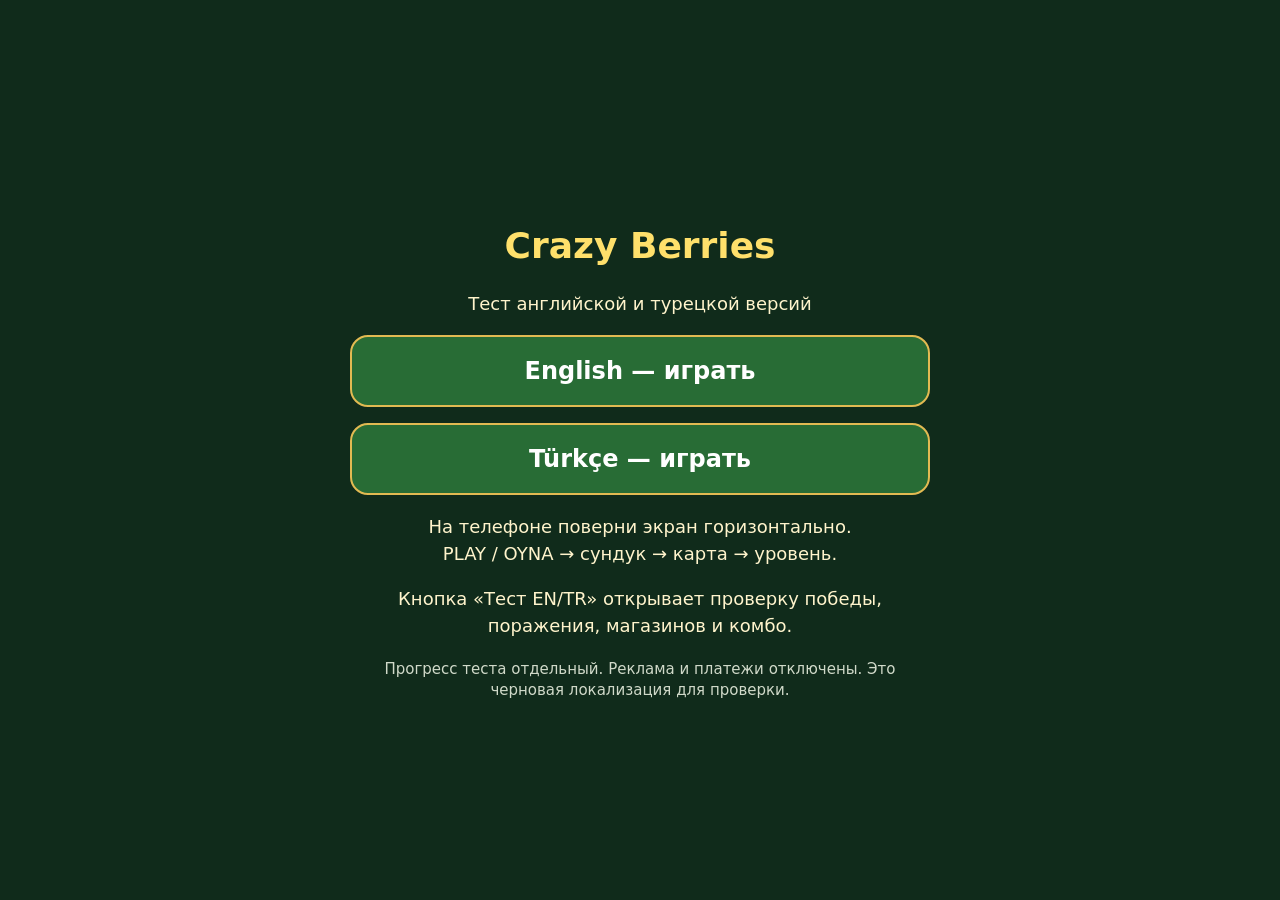
<file: scripts/preview-index.html>
<!doctype html><html lang="ru"><head><meta charset="utf-8"><meta name="viewport" content="width=device-width,initial-scale=1"><title>Crazy Berries — тест EN/TR</title><style>body{margin:0;min-height:100vh;display:grid;place-items:center;background:#102b1b;color:#fff4cc;font:18px system-ui}main{max-width:580px;padding:28px;text-align:center}h1{color:#ffe06b}a{display:block;padding:20px;margin:16px 0;border:2px solid #e2ba52;border-radius:18px;background:#286c35;color:white;font-size:24px;font-weight:700;text-decoration:none}p{line-height:1.5}small{color:#d0d9c9}</style></head><body><main><h1>Crazy Berries</h1><p>Тест английской и турецкой версий</p><a href="docs/game-localization-preview.html?lang=en">English — играть</a><a href="docs/game-localization-preview.html?lang=tr">Türkçe — играть</a><p>На телефоне поверни экран горизонтально.<br>PLAY / OYNA → сундук → карта → уровень.</p><p>Кнопка «Тест EN/TR» открывает проверку победы, поражения, магазинов и комбо.</p><small>Прогресс теста отдельный. Реклама и платежи отключены. Это черновая локализация для проверки.</small></main></body></html>
</file>
<file: styles.css>
:root { color-scheme: dark; }
* { box-sizing: border-box; }
html, body { margin: 0; width: 100%; height: 100%; overflow: hidden; background: #10261a; }
@supports (height: 100dvh) { html, body { height: 100dvh; } }
body { font-family: Arial, Helvetica, sans-serif; touch-action: none; overscroll-behavior: none; }
#game-shell, #game { width: 100%; height: 100%; }
#game-shell { position: relative; box-sizing: border-box; padding: env(safe-area-inset-top, 0px) env(safe-area-inset-right, 0px) env(safe-area-inset-bottom, 0px) env(safe-area-inset-left, 0px); user-select:none; -webkit-user-select:none; -webkit-touch-callout:none; }
#game canvas { display: block; margin: 0 auto; }
#rotate-hint {
  display: none; position: fixed; inset: 0; z-index: 20;
  align-items: center; justify-content: center; padding: 32px;
  background: #10261a; color: #fff7dc; text-align: center;
  font-size: clamp(20px, 5vw, 34px); font-weight: 700;
}
@media (orientation: portrait) and (max-width: 900px) {
  #rotate-hint { display: flex; }
  #game { visibility: hidden; }
}

/* Web-only controls, deliberately outside the Phaser canvas. */
[hidden] { display: none !important; }
#web-fullscreen-toggle {
  position: absolute; left: max(8px, env(safe-area-inset-left, 0px));
  bottom: max(8px, env(safe-area-inset-bottom, 0px));
  z-index: 9; width: 42px; height: 42px; border: 1px solid #e9dfbb66;
  border-radius: 12px; background: #10261acc; color: #fff7dc;
  font: 28px/1 Arial, sans-serif; opacity: .65; cursor: pointer;
  touch-action: manipulation; -webkit-tap-highlight-color: transparent;
}
#web-fullscreen-toggle:hover, #web-fullscreen-toggle:focus-visible { opacity: 1; }
#web-fullscreen-help {
  position: fixed; inset: 0; z-index: 40; display: flex;
  align-items: center; justify-content: center;
  background: #0b1b14e8; padding: max(20px, env(safe-area-inset-top, 0px))
    max(20px, env(safe-area-inset-right, 0px))
    max(20px, env(safe-area-inset-bottom, 0px))
    max(20px, env(safe-area-inset-left, 0px));
  overflow: auto; touch-action: pan-y;
}
.web-fullscreen-help-card {
  width: min(100%, 540px); max-height: 100%; overflow: auto;
  padding: clamp(16px, 3vw, 26px); border-radius: 16px; border: 1px solid #b8a46d;
  background: #193b2b; color: #fff7dc; font: 16px/1.5 Arial, sans-serif;
  text-align: left; box-shadow: 0 14px 48px #0008; touch-action: pan-y;
}
.web-fullscreen-help-card h2 { margin: 0 0 12px; font: bold clamp(19px, 3vw, 26px)/1.2 Arial, sans-serif; }
.web-fullscreen-help-card p { margin: 0 0 12px; }
#web-fullscreen-dismiss {
  min-height: 44px; margin-top: 8px; padding: 8px 22px; border: 0;
  border-radius: 10px; background: #f0c95d; color: #21381f; font: bold 17px Arial, sans-serif;
  cursor: pointer; touch-action: manipulation;
}
@media (orientation: portrait) and (max-width: 900px) { #web-fullscreen-toggle { display: none; } }
</file>
<file: assets/map-digits.css>
@font-face{font-family:BerriesDigits;font-style:normal;font-weight:300 700;font-display:swap;src:url([data-uri]) format('truetype');}
</file>
<file: test-i18n/styles.css>
:root { color-scheme: dark; }
* { box-sizing: border-box; }
html, body { margin: 0; width: 100%; height: 100%; overflow: hidden; background: #10261a; }
body { font-family: Arial, Helvetica, sans-serif; touch-action: none; overscroll-behavior: none; }
#game-shell, #game { width: 100%; height: 100%; }
#game-shell { position: relative; user-select:none; -webkit-user-select:none; -webkit-touch-callout:none; }
#game canvas { display: block; margin: 0 auto; }
#rotate-hint {
  display: none; position: fixed; inset: 0; z-index: 20;
  align-items: center; justify-content: center; padding: 32px;
  background: #10261a; color: #fff7dc; text-align: center;
  font-size: clamp(20px, 5vw, 34px); font-weight: 700;
}
@media (orientation: portrait) and (max-width: 900px) {
  #rotate-hint { display: flex; }
  #game { visibility: hidden; }
}
</file>
<file: test-i18n/assets/map-digits.css>
@font-face{font-family:BerriesDigits;font-style:normal;font-weight:300 700;font-display:swap;src:url([data-uri]) format('truetype');}
</file>
<file: assets/fonts/heading.css>
@font-face {
  font-family: 'BerriesHeading';
  src: url('baloo2/Baloo2-ExtraBold.woff') format('woff');
  font-weight: 800;
  font-style: normal;
  font-display: block;
}
</file>
